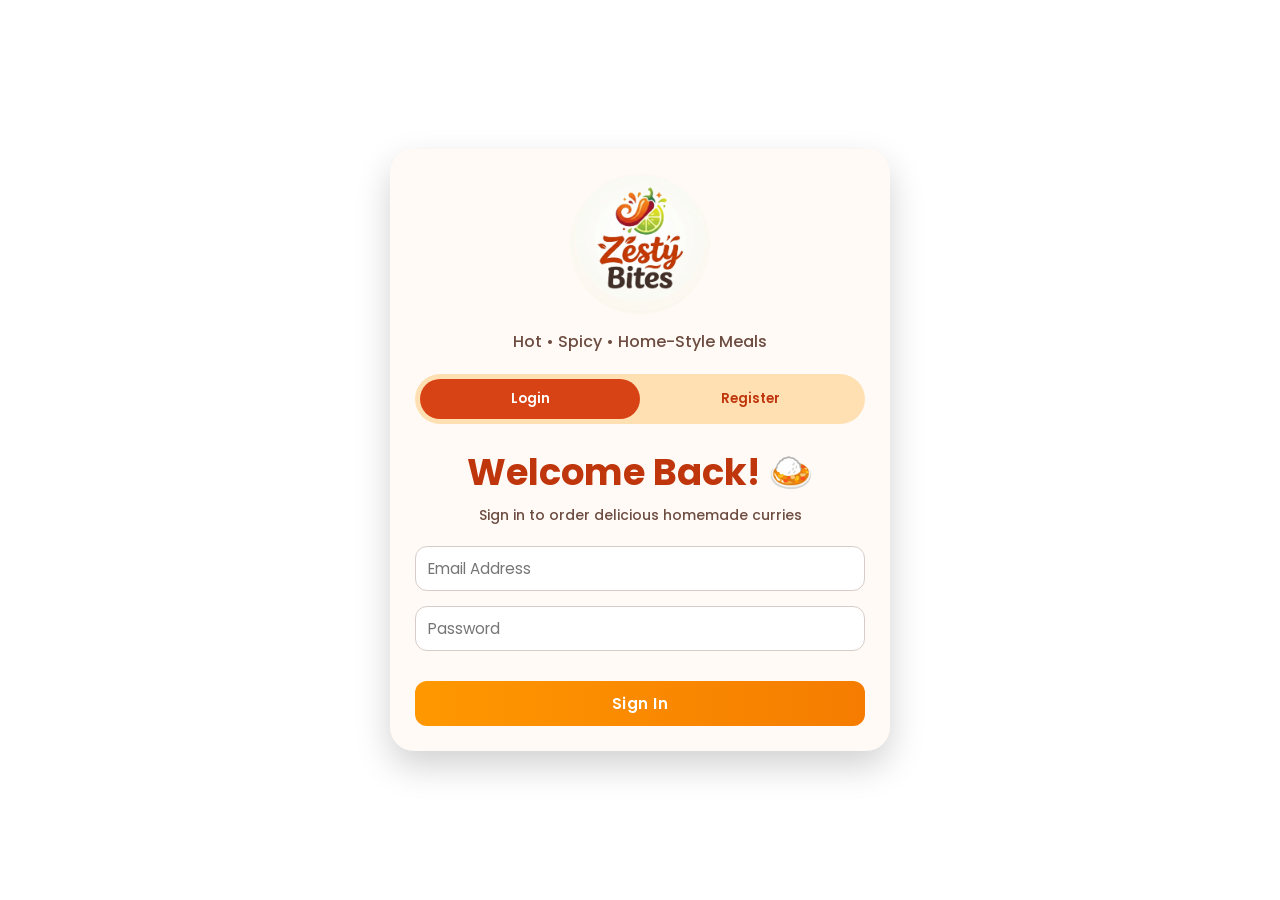
<file: index.html>
<!doctype html>
<html lang="en">
  <head>
    <meta charset="UTF-8" />
    <meta name="viewport" content="width=device-width, initial-scale=1.0" />
    <title>Zesty Bites</title>
    <link rel="stylesheet" href="styles.css" />
    <link rel="shortcut icon" href="" type="image/x-icon" />
  </head>
  <body>
    <section id="card">
      <aside id="card_one">
        <img src="./assets/images/logo.png" alt="logo" />
        <p>Hot • Spicy • Home-Style Meals</p>
      </aside>

      <aside id="card_two">
        <div id="btn_container">
          <button class="login_btn active">Login</button>
          <button class="register_btn">Register</button>
        </div>
      </aside>

      <aside id="card_three" class="form active">
        <h1>Welcome Back! 🍛</h1>
        <p>Sign in to order delicious homemade curries</p>
        <form id="login_form">
          <input type="email" placeholder="Email Address" class="login_inputs" id="loginEmail">
          <input type="password" placeholder="Password" class="login_inputs" id="loginPassword">
          <p id="loginErrorInfo"></p>
          <input type="submit" value="Sign In" id="sign_up_btn">
        </form>
      </aside>

      <aside id="card_four" class="form hidden">
        <h1>Zesty Bites</h1>
        <p>Create your account & enjoy home-style curries</p>
        <form id="register_form" autocomplete="on">
          <input type="text" placeholder="Full Name" class="login_inputs" id="regName">
          <input type="email" placeholder="Email Address" class="login_inputs" id="regEmail">
          <input type="password" placeholder="Password" class="login_inputs" id="regPassword">
          <input type="password" placeholder="Confirm Password" class="login_inputs" id="regConfirmPassword">
          <p id="regErrorInfo"></p>
          <input type="submit" value="Create Account" id="create_acc_btn" />
        </form>
      </aside>
    </section>

    <script src="./script.js"></script>
  </body>
</html>
</file>
<file: styles.css>
@import url("https://fonts.googleapis.com/css2?family=Poppins:wght@300;400;500;600;700&display=swap");

* {
  margin: 0;
  padding: 0;
  box-sizing: border-box;
  font-family: "Poppins", sans-serif;
}

body {
  min-height: 100vh;
  background-image: linear-gradient(rgba(0, 0, 0, 0.498)),
    url("./assets/images/heroBackgroun.png");
  background-size: cover;
  background-position: center;
  display: grid;
  place-items: center;
  padding: 20px;
}

#card {
  height:auto;
  width: 100%;
  max-width: 500px;
  background: #fffaf5;
  border-radius: 1.5rem;
  box-shadow: 0 15px 35px rgba(0, 0, 0, 0.18);
  display: flex;
  flex-direction: column;
  padding: 25px;
}

#card_one {
  text-align: center;
  margin-bottom: 20px;
}

#card_one > img {
  width: clamp(90px, 25vw, 140px);
  height: auto;
  border-radius: 50%;
}

#card_one > p {
  margin-top: 0.5rem;
  color: #6d4c41;
  font-weight: 500;
}

#card_two {
  margin-bottom: 20px;
}

#btn_container {
  width: 100%;
  background-color: #ffe0b2;
  border-radius: 100px;
  display: flex;
  padding: 5px;
}

#btn_container > button {
  flex: 1;
  padding: 10px 0;
  border-radius: 100px;
  border: none;
  font-weight: 600;
  cursor: pointer;
  transition: all 0.3s ease;
}

.login_btn.active {
  background-color: #d84315;
  color: white;
}

.register_btn {
  background-color: transparent;
  color: #bf360c;
}

#btn_container > button:hover {
  transform: scale(1.05);
}

.form {
  display: flex;
  flex-direction: column;
  align-items: center;
}

.form > h1 {
  color: #bf360c;
  font-size: clamp(1.5rem, 5vw, 2.3rem);
  text-align: center;
  margin-bottom: 5px;
}

.form > p {
  color: #6d4c41;
  font-weight: 500;
  margin-bottom: 20px;
  text-align: center;
  font-size: 14px;
}

#login_form,
#register_form {
  width: 100%;
  display: flex;
  flex-direction: column;
  gap: 15px;
}

#login_form > input,
#register_form > input {
  width: 100%;
  min-height: 45px;
  border-radius: 0.75rem;
  font-size: 0.95rem;
}

.login_inputs {
  padding-left: 0.75rem;
  border: 1px solid #d7ccc8;
}

.login_inputs:focus {
  outline: none;
  border: 2px solid #ff9800;
}

#sign_up_btn,
#create_acc_btn {
  background: linear-gradient(90deg, #ff9800, #f57c00);
  border: none;
  color: white;
  font-weight: 600;
  letter-spacing: 0.5px;
  cursor: pointer;
  transition: all 0.3s ease;
}

#sign_up_btn:hover,
#create_acc_btn:hover {
  background: linear-gradient(90deg, #f57c00, #e65100);
  transform: translateY(-2px);
}

.hidden {
  display: none;
}

@media (max-width: 480px) {
  #card {
    padding: 20px;
  }

  #card_one > img {
    width: 80px;
  }

  .form > h1 {
    font-size: 1.4rem;
  }
}
</file>
